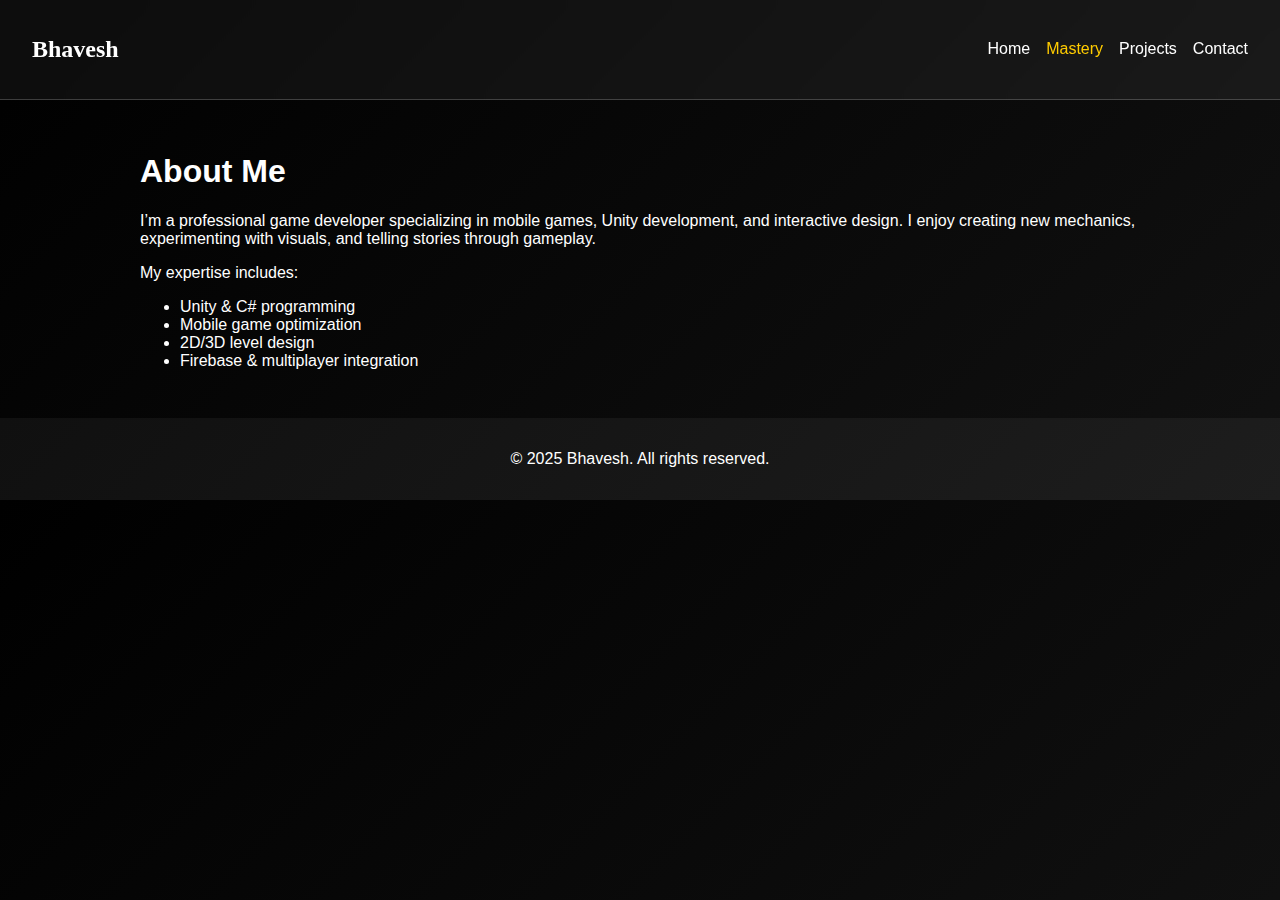
<file: about.html>
<!DOCTYPE html>
<html lang="en">
<head>
  <meta charset="UTF-8">
  <meta name="viewport" content="width=device-width, initial-scale=1.0">
  <title>About | Bhavesh</title>
  <link rel="stylesheet" href="style.css">
  <script src="script.js" defer></script>
</head>
<body>
  <nav>
    <h2 class="logo">Bhavesh</h2>
    <ul>
      <li><a href="index.html">Home</a></li>
      <li><a href="about.html" class="active">Mastery</a></li>
      <li><a href="projects.html">Projects</a></li>
      <li><a href="contact.html">Contact</a></li>
    </ul>
  </nav>

  <section class="page fade-in">
    <h1>About Me</h1>
    <p>I’m a professional game developer specializing in mobile games, Unity development, and interactive design. I enjoy creating new mechanics, experimenting with visuals, and telling stories through gameplay.</p>
    <p>My expertise includes:</p>
    <ul>
      <li>Unity & C# programming</li>
      <li>Mobile game optimization</li>
      <li>2D/3D level design</li>
      <li>Firebase & multiplayer integration</li>
    </ul>
  </section>

  <footer>
    <p>© 2025 Bhavesh. All rights reserved.</p>
  </footer>
</body>
</html>
</file>
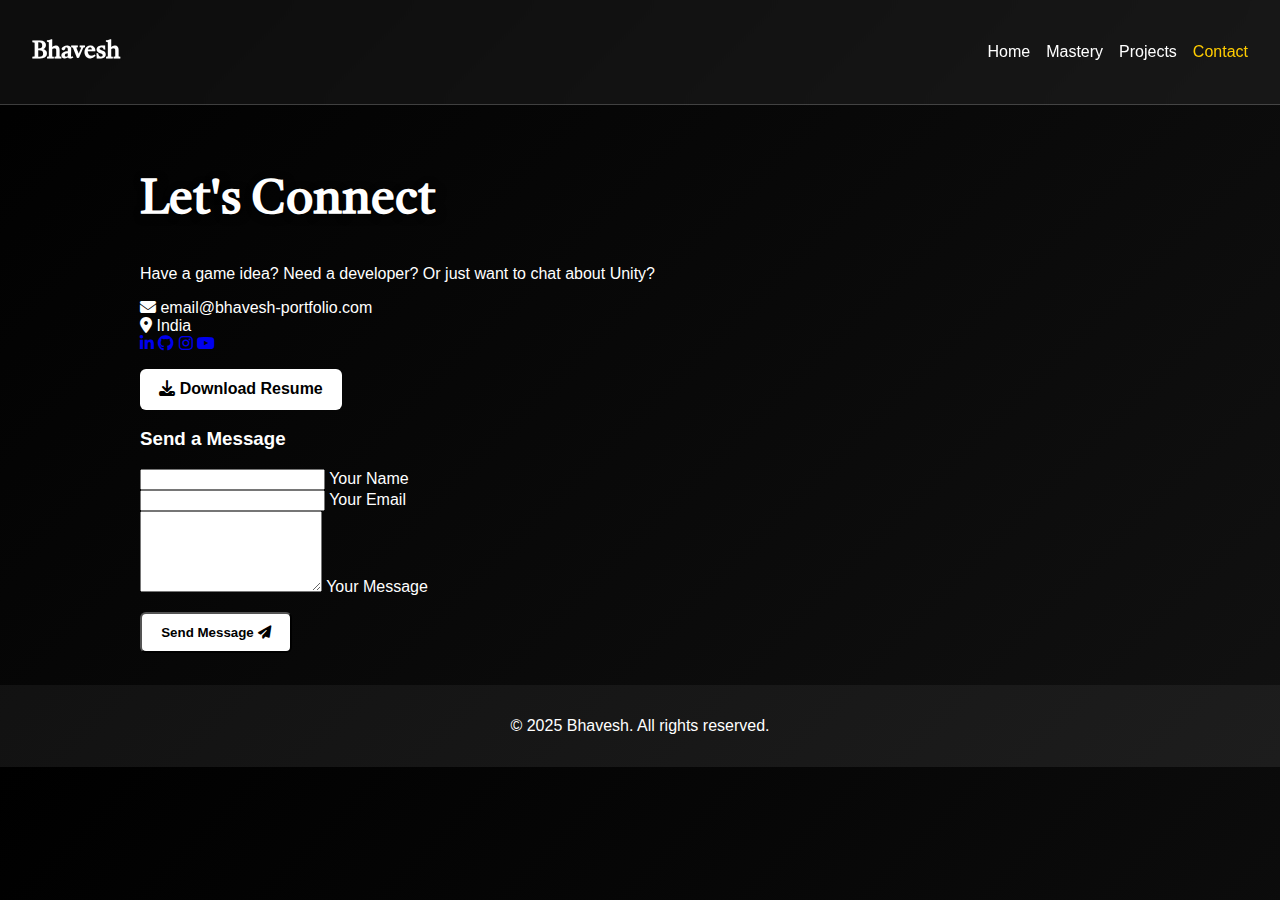
<file: contact.html>
<!DOCTYPE html>
<html lang="en">
<head>
  <meta charset="UTF-8">
  <meta name="viewport" content="width=device-width, initial-scale=1.0">
  <title>Contact | Bhavesh</title>
  <link rel="stylesheet" href="style.css">
  <script src="script.js" defer></script>
  <!-- Google Fonts -->
  <link href="https://fonts.googleapis.com/css2?family=Tiro+Devanagari+Hindi&display=swap" rel="stylesheet">
  <!-- FontAwesome for Icons -->
  <link rel="stylesheet" href="https://cdnjs.cloudflare.com/ajax/libs/font-awesome/6.4.0/css/all.min.css">
</head>
<body>
  <!-- Navbar -->
  <nav>
    <h2 class="logo">Bhavesh</h2>
    <ul>
      <li><a href="index.html">Home</a></li>
      <li><a href="Mastery.html">Mastery</a></li>
      <li><a href="projects.html">Projects</a></li>
      <li><a href="contact.html" class="active">Contact</a></li>
    </ul>
  </nav>

  <!-- Contact Section -->
  <section class="contact-section fade-in">
    <div class="contact-container glass-card">
      
      <!-- Left Side: Info -->
      <div class="contact-info">
        <h1 class="sanskrit">Let's Connect</h1>
        <p class="tagline">Have a game idea? Need a developer? Or just want to chat about Unity?</p>
        
        <div class="info-item">
          <i class="fas fa-envelope"></i>
          <span>email@bhavesh-portfolio.com</span>
        </div>
        <div class="info-item">
          <i class="fas fa-map-marker-alt"></i>
          <span>India</span>
        </div>

        <div class="social-links">
          <a href="#" target="_blank" class="social-icon" title="LinkedIn"><i class="fab fa-linkedin-in"></i></a>
          <a href="#" target="_blank" class="social-icon" title="GitHub"><i class="fab fa-github"></i></a>
          <a href="#" target="_blank" class="social-icon" title="Instagram"><i class="fab fa-instagram"></i></a>
          <a href="#" target="_blank" class="social-icon" title="YouTube"><i class="fab fa-youtube"></i></a>
        </div>
        
        <a href="resume.pdf" target="_blank" class="btn resume-btn">
          <i class="fas fa-download"></i> Download Resume
        </a>
      </div>

      <!-- Right Side: Form -->
      <form class="contact-form" action="#" onsubmit="event.preventDefault(); alert('Message sent (Demo)!');">
        <h3>Send a Message</h3>
        <div class="input-group">
          <input type="text" id="name" required>
          <label for="name">Your Name</label>
        </div>
        <div class="input-group">
          <input type="email" id="email" required>
          <label for="email">Your Email</label>
        </div>
        <div class="input-group">
          <textarea id="message" rows="5" required></textarea>
          <label for="message">Your Message</label>
        </div>
        <button type="submit" class="btn submit-btn">Send Message <i class="fas fa-paper-plane"></i></button>
      </form>

    </div>
  </section>

  <footer>
    <p>© 2025 Bhavesh. All rights reserved.</p>
  </footer>
</body>
</html>
</file>
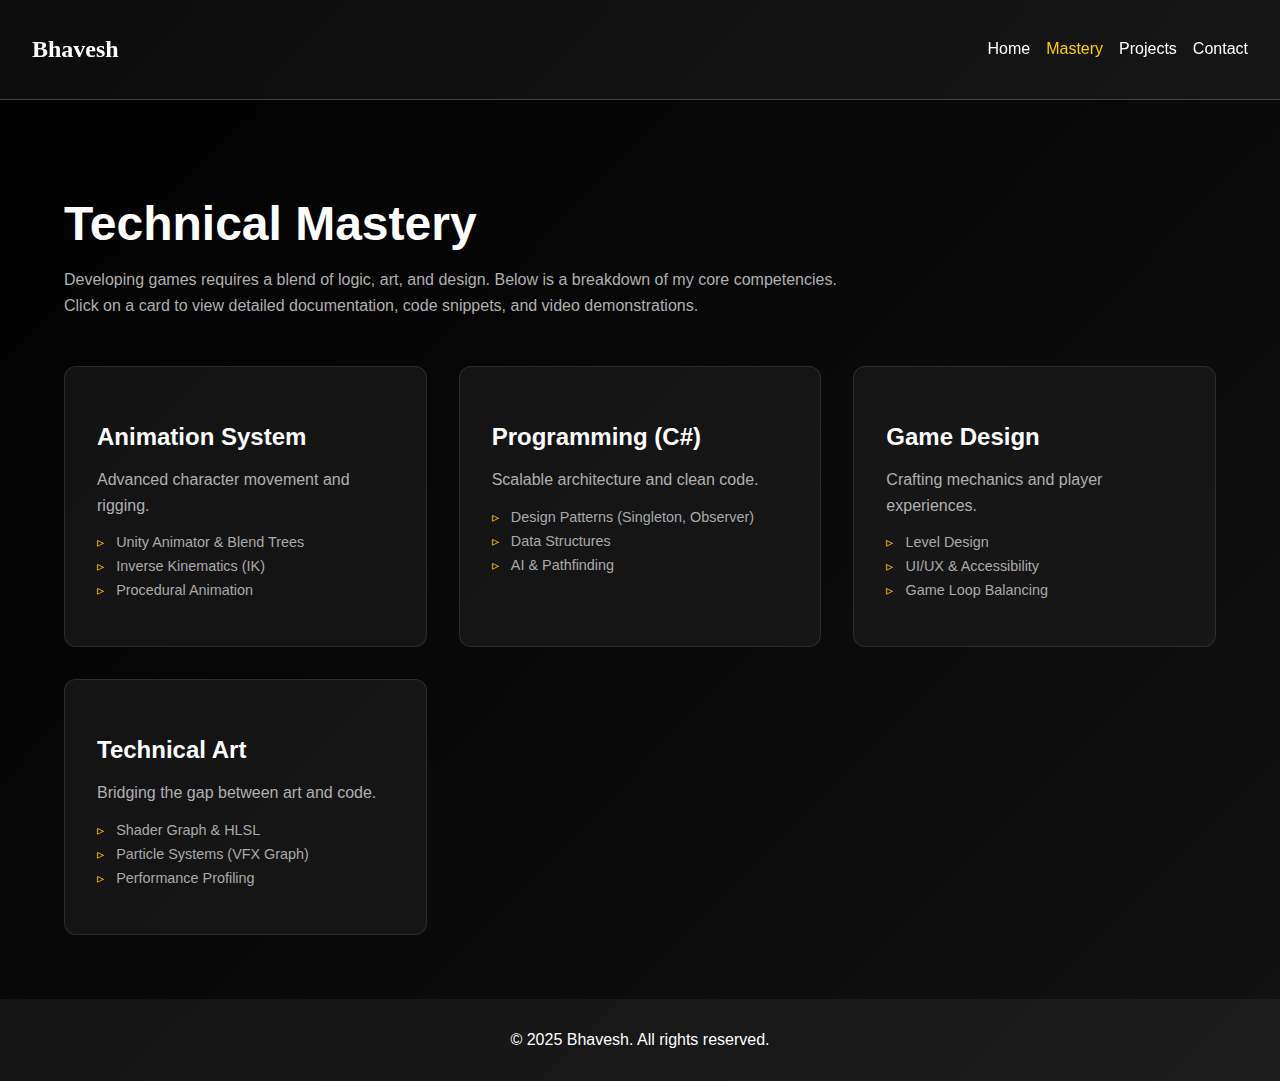
<file: Mastery.html>
<!DOCTYPE html>
<html lang="en">
<head>
  <meta charset="UTF-8">
  <meta name="viewport" content="width=device-width, initial-scale=1.0">
  <title>Mastery | Bhavesh</title>
  
  <!-- Link to Main CSS -->
  <link rel="stylesheet" href="style.css">
  <!-- Link to Main Script -->
  <script src="script.js" defer></script>

  <style>
    /* --- Specific Styles for Mastery Page --- */
    
    /* Safety: Ensure content is visible even if animation script lags */
    .fade-in { opacity: 1 !important; transform: none !important; }

    .page {
      max-width: 1200px;
      margin: 0 auto;
      padding: 4rem 5%;
      min-height: 80vh;
    }

    .page h1 { font-size: 3rem; margin-bottom: 1rem; color: #fff; }
    .page p { color: #b0b0b0; max-width: 800px; line-height: 1.6; }

    /* Mastery Blocks Grid */
    .mastery-blocks {
      display: grid;
      grid-template-columns: repeat(auto-fit, minmax(300px, 1fr));
      gap: 2rem;
      margin-top: 3rem;
    }

    .mastery-block {
      background: rgba(30, 30, 30, 0.6);
      border: 1px solid rgba(255, 255, 255, 0.1);
      border-radius: 12px;
      padding: 2rem;
      transition: transform 0.3s, border-color 0.3s;
      cursor: pointer;
    }

    .mastery-block:hover {
      transform: translateY(-5px);
      border-color: #ffcc00;
    }

    .mastery-block h3 { color: #fff; font-size: 1.5rem; margin-bottom: 0.5rem; }
    .mastery-block ul { list-style: none; padding: 0; margin-top: 1rem; }
    .mastery-block ul li {
      position: relative; padding-left: 1.2rem; margin-bottom: 0.5rem; font-size: 0.9rem; color: #aaa;
    }
    .mastery-block ul li::before {
      content: "▹"; position: absolute; left: 0; color: #ffcc00;
    }

    /* Documentation View */
    .doc-page { display: none; gap: 2rem; }
    .doc-page.active { display: flex; animation: slideUp 0.5s ease; }

    @keyframes slideUp {
      from { opacity: 0; transform: translateY(20px); }
      to { opacity: 1; transform: translateY(0); }
    }

    /* Sidebar */
    .sidebar {
      width: 250px;
      flex-shrink: 0;
      background: rgba(255,255,255,0.03);
      border-radius: 12px;
      padding: 1.5rem;
      height: fit-content;
      position: sticky;
      top: 100px;
      border: 1px solid rgba(255,255,255,0.1);
    }

    .sidebar h3 { color: white; margin-bottom: 1rem; border-bottom: 1px solid rgba(255,255,255,0.1); padding-bottom: 0.5rem; }
    .sidebar ul { list-style: none; padding: 0; }
    .sidebar li {
      padding: 0.8rem; margin-bottom: 0.5rem;
      cursor: pointer; color: #888; border-radius: 6px; transition: 0.3s;
    }
    .sidebar li:hover { color: white; background: rgba(255,255,255,0.05); }
    .sidebar li.active { background: rgba(255, 204, 0, 0.1); color: #ffcc00; border-left: 3px solid #ffcc00; }

    /* Content Area */
    .doc-content {
      flex: 1;
      background: rgba(255,255,255,0.02);
      border-radius: 12px;
      padding: 2rem;
      border: 1px solid rgba(255,255,255,0.1);
    }

    .back-btn {
      background: transparent; border: 1px solid rgba(255,255,255,0.3); color: white;
      padding: 0.5rem 1rem; border-radius: 6px; cursor: pointer; margin-bottom: 2rem;
      transition: 0.3s;
    }
    .back-btn:hover { background: white; color: black; }

    /* Dynamic Content Styling */
    .topic-header-img {
      width: 100%;
      height: 250px;
      object-fit: cover;
      border-radius: 8px;
      margin-bottom: 1.5rem;
      border: 1px solid rgba(255,255,255,0.1);
    }

    .content-block h2 { font-size: 2rem; color: #fff; margin-bottom: 1rem; }
    .content-block h3 { color: #ffcc00; margin-top: 1.5rem; margin-bottom: 0.5rem; }
    .content-block p { margin-bottom: 1rem; color: #ccc; }
    .content-block ul { margin-left: 1.5rem; margin-bottom: 1.5rem; color: #ccc; }

    /* Video Container */
    .video-wrapper {
      position: relative;
      padding-bottom: 56.25%; /* 16:9 Aspect Ratio */
      height: 0;
      overflow: hidden;
      border-radius: 8px;
      margin: 1.5rem 0;
      border: 1px solid rgba(255,255,255,0.1);
    }
    .video-wrapper iframe {
      position: absolute; top: 0; left: 0; width: 100%; height: 100%;
    }

    /* Resources List */
    .resources-section {
      background: rgba(255,255,255,0.05);
      padding: 1.5rem;
      border-radius: 8px;
      margin-top: 2rem;
    }
    .resource-item {
      display: flex; align-items: center; justify-content: space-between;
      padding: 0.8rem; border-bottom: 1px solid rgba(255,255,255,0.1);
    }
    .resource-item:last-child { border-bottom: none; }
    .resource-info strong { display: block; color: white; }
    .resource-info span { font-size: 0.8rem; color: #888; }
    .download-btn {
      text-decoration: none; color: #ffcc00; font-size: 1.2rem; transition: 0.3s;
    }
    .download-btn:hover { color: white; transform: scale(1.1); }

    .upload-box {
        margin-top: 1rem; padding-top: 1rem; border-top: 1px dashed #555;
    }
    .upload-box input[type="file"] { color: #aaa; }

    @media(max-width: 768px) {
      .doc-page.active { flex-direction: column; }
      .sidebar { width: 100%; position: relative; top: 0; }
      .topic-header-img { height: 150px; }
    }
  </style>
</head>
<body>

  <!-- Navigation -->
  <nav>
    <h2 class="logo">Bhavesh</h2>
    <ul>
      <li><a href="index.html">Home</a></li>
      <li><a href="Mastery.html" class="active">Mastery</a></li>
      <li><a href="projects.html">Projects</a></li>
      <li><a href="contact.html">Contact</a></li>
    </ul>
  </nav>

  <!-- OVERVIEW SECTION -->
  <section id="overview" class="page">
    <h1>Technical Mastery</h1>
    <p>Developing games requires a blend of logic, art, and design. Below is a breakdown of my core competencies. Click on a card to view detailed documentation, code snippets, and video demonstrations.</p>
    
    <div class="mastery-blocks">
      <!-- Card 1 -->
      <div class="mastery-block" onclick="openCategory('animation')">
        <h3>Animation System</h3>
        <p>Advanced character movement and rigging.</p>
        <ul>
          <li>Unity Animator & Blend Trees</li>
          <li>Inverse Kinematics (IK)</li>
          <li>Procedural Animation</li>
        </ul>
      </div>

      <!-- Card 2 -->
      <div class="mastery-block" onclick="openCategory('programming')">
        <h3>Programming (C#)</h3>
        <p>Scalable architecture and clean code.</p>
        <ul>
          <li>Design Patterns (Singleton, Observer)</li>
          <li>Data Structures</li>
          <li>AI & Pathfinding</li>
        </ul>
      </div>

      <!-- Card 3 -->
      <div class="mastery-block" onclick="openCategory('gamedesign')">
        <h3>Game Design</h3>
        <p>Crafting mechanics and player experiences.</p>
        <ul>
          <li>Level Design</li>
          <li>UI/UX & Accessibility</li>
          <li>Game Loop Balancing</li>
        </ul>
      </div>

      <!-- Card 4 -->
      <div class="mastery-block" onclick="openCategory('techart')">
        <h3>Technical Art</h3>
        <p>Bridging the gap between art and code.</p>
        <ul>
          <li>Shader Graph & HLSL</li>
          <li>Particle Systems (VFX Graph)</li>
          <li>Performance Profiling</li>
        </ul>
      </div>
    </div>
  </section>

  <!-- DOCUMENTATION VIEW -->
  <section id="documentation-view" class="page doc-page">
    <!-- Sidebar -->
    <div class="sidebar">
      <h3 id="sidebar-title">Topic</h3>
      <ul id="sidebar-list">
        <!-- Injected via JS -->
      </ul>
    </div>

    <!-- Main Content -->
    <div class="doc-content">
      <button class="back-btn" onclick="closeCategory()">← Back to Overview</button>
      
      <!-- Dynamic Content Area -->
      <div id="dynamic-content">
        <!-- JS renders content here -->
      </div>
    </div>
  </section>

  <footer>
    <p>© 2025 Bhavesh. All rights reserved.</p>
  </footer>

  <script>
    // --- CONTENT DATABASE ---
    const contentDatabase = {
      animation: {
        title: "Animation",
        topics: [
          {
            id: "anim-intro",
            label: "Introduction",
            title: "Unity Animation Fundamentals",
            image: "https://picsum.photos/800/400?random=1", 
            videoID: "dQw4w9WgXcQ", 
            desc: "<p>Animation in Unity is driven by the Mecanim system. This section covers state machines, transitions, and parameters.</p>",
            resources: [
              { name: "Animation_Basics.pdf", size: "2MB" }
            ]
          },
          {
            id: "anim-ik",
            label: "Inverse Kinematics",
            title: "Advanced IK Implementation",
            image: "https://picsum.photos/800/400?random=2",
            videoID: "", 
            desc: "<p>Inverse Kinematics (IK) allows for procedural foot placement and hand interactions.</p>",
            resources: []
          }
        ]
      },
      programming: {
        title: "Programming",
        topics: [
          {
            id: "prog-patterns",
            label: "Design Patterns",
            title: "Singleton & Observer Patterns",
            image: "https://picsum.photos/800/400?random=3",
            videoID: "tgbNymZ7vqY",
            desc: "<p>Using design patterns ensures your code is decoupled and scalable.</p>",
            resources: [{ name: "C#_Design_Patterns.pdf", size: "4.2MB" }]
          }
        ]
      },
      gamedesign: {
        title: "Game Design",
        topics: [
          {
            id: "gd-level",
            label: "Level Design",
            title: "Pacing and Flow",
            image: "https://picsum.photos/800/400?random=5",
            videoID: "",
            desc: "<p>Understanding player psychology to guide them through levels.</p>",
            resources: [{ name: "Level_Design.pdf", size: "3MB" }]
          }
        ]
      },
      techart: {
        title: "Technical Art",
        topics: [
          {
            id: "ta-shader",
            label: "Shaders",
            title: "Shader Graph Magic",
            image: "https://picsum.photos/800/400?random=6",
            videoID: "",
            desc: "<p>Creating water, fire, and holographic effects using Unity Shader Graph.</p>",
            resources: []
          }
        ]
      }
    };

    let currentCategoryData = null;

    function openCategory(categoryKey) {
      const data = contentDatabase[categoryKey];
      if (!data) return;

      currentCategoryData = data;
      document.getElementById('overview').style.display = 'none';
      document.getElementById('documentation-view').classList.add('active');
      document.getElementById('sidebar-title').innerText = data.title;

      const sidebarList = document.getElementById('sidebar-list');
      sidebarList.innerHTML = ""; 

      data.topics.forEach((topic, index) => {
        const li = document.createElement('li');
        li.innerText = topic.label;
        if (index === 0) li.classList.add('active'); 
        li.onclick = () => loadTopicContent(index, li);
        sidebarList.appendChild(li);
      });

      loadTopicContent(0, sidebarList.firstChild);
      window.scrollTo(0,0);
    }

    function closeCategory() {
      document.getElementById('documentation-view').classList.remove('active');
      document.getElementById('overview').style.display = 'block';
      window.scrollTo(0,0);
    }

    function loadTopicContent(index, activeListItem) {
      const listItems = document.querySelectorAll('#sidebar-list li');
      listItems.forEach(item => item.classList.remove('active'));
      if(activeListItem) activeListItem.classList.add('active');

      const topic = currentCategoryData.topics[index];
      const contentContainer = document.getElementById('dynamic-content');

      let pdfHtml = "";
      if (topic.resources && topic.resources.length > 0) {
        pdfHtml = topic.resources.map(res => `
          <div class="resource-item">
            <div class="resource-info">
              <strong>📄 ${res.name}</strong>
              <span>${res.size}</span>
            </div>
            <a href="#" class="download-btn">⬇</a>
          </div>
        `).join('');
      } else {
        pdfHtml = "<p style='color:#666; font-style:italic;'>No resources available.</p>";
      }

      contentContainer.innerHTML = `
        <div class="content-block">
          ${topic.image ? `<img src="${topic.image}" class="topic-header-img" alt="${topic.title}">` : ''}
          <h2>${topic.title}</h2>
          <div>${topic.desc}</div>
          ${topic.videoID ? `
            <h3>🎥 Video Demo</h3>
            <div class="video-wrapper">
              <iframe src="https://www.youtube.com/embed/${topic.videoID}" frameborder="0" allowfullscreen></iframe>
            </div>
          ` : ''}
          <div class="resources-section">
            <h3>📚 Resources</h3>
            <div class="resource-list">${pdfHtml}</div>
            <div class="upload-box">
              <p style="margin-bottom:0.5rem; font-size:0.9rem; color:#888;">Add to portfolio:</p>
              <input type="file" id="file-upload" accept=".pdf">
            </div>
          </div>
        </div>
      `;
    }
    
    document.addEventListener('change', (e) => {
        if(e.target && e.target.id === 'file-upload' && e.target.files.length > 0) {
            alert(`File "${e.target.files[0].name}" selected.`);
        }
    });
  </script>
</body>
</html>
</file>
<file: style.css>
body {
  margin: 0;
  font-family: Arial, sans-serif;
  background: linear-gradient(135deg, #000, #111);
  color: white;
}

/* Responsive nav */
nav {
  display: flex;
  justify-content: space-between;
  align-items: center;
  padding: 1rem 2rem;
  background: rgba(255,255,255,0.05);
  backdrop-filter: blur(12px);
  border-bottom: 1px solid rgba(255,255,255,0.2);
  flex-wrap: wrap;
}

nav .logo {
  font-family: 'Tiro Devanagari Hindi', serif;
  font-size: 1.5rem;
}

nav ul {
  display: flex;
  list-style: none;
  gap: 1rem;
  flex-wrap: wrap;
  padding: 0;
  margin: 0;
}

nav a {
  text-decoration: none;
  color: white;
  transition: color 0.3s;
}

nav a:hover, nav a.active {
  color: #ffcc00;
}

.hero {
  height: 80vh;
  display: flex;
  align-items: center;
  justify-content: center;
  text-align: center;
  background: url('https://picsum.photos/1920/1080?grayscale') no-repeat center/cover;
  position: relative;
}

.hero::after {
  content: "";
  position: absolute;
  inset: 0;
  background: rgba(0,0,0,0.6);
}

.hero-content {
  position: relative;
  z-index: 1;
  color: white;
}

.sanskrit {
  font-family: 'Tiro Devanagari Hindi', serif;
  font-size: 3rem;
  text-shadow: 2px 2px 8px black;
}

section {
  padding: 2rem 1rem;
  max-width: 1000px;
  margin: auto;
}

.projects-grid {
  display: grid;
  grid-template-columns: repeat(auto-fit, minmax(250px,1fr));
  gap: 1.5rem;
}

.project-card {
  background: rgba(255,255,255,0.05);
  border-radius: 12px;
  overflow: hidden;
  transition: transform 0.3s;
  cursor: pointer;
}

.project-card:hover {
  transform: scale(1.05);
}

.project-card img {
  width: 100%;
  filter: grayscale(100%);
  transition: filter 0.3s;
}

.project-card:hover img {
  filter: grayscale(0%);
}

.btn {
  display: inline-block;
  padding: 0.7rem 1.2rem;
  background: white;
  color: black;
  border-radius: 6px;
  margin-top: 1rem;
  text-decoration: none;
  font-weight: bold;
}

footer {
  text-align: center;
  padding: 1rem;
  background: rgba(255,255,255,0.05);
}

/* Fade-in animation */
.fade-in {
  opacity: 0;
  transform: translateY(20px);
  transition: opacity 0.8s ease, transform 0.8s ease;
}
.fade-in.visible {
  opacity: 1;
  transform: translateY(0);
}

/* Modal */
.project-modal {
  display: none;
  position: fixed;
  inset: 0;
  background: rgba(0,0,0,0.9);
  justify-content: center;
  align-items: center;
  z-index: 9999;
  padding: 1rem;
}
.project-modal.open {
  display: flex;
}
.project-modal-content {
  background: #111;
  padding: 1rem;
  border-radius: 10px;
  max-width: 600px;
  width: 100%;
  color: white;
}
.modal-close {
  position: absolute;
  top: 15px;
  right: 20px;
  font-size: 2rem;
  cursor: pointer;
  color: white;
}

/* Mobile tweaks */
@media (max-width: 600px) {
  .sanskrit {
    font-size: 2rem;
  }
  .hero {
    height: 60vh;
  }
  nav ul {
    flex-direction: column;
    gap: 0.5rem;
  }
}
</file>
